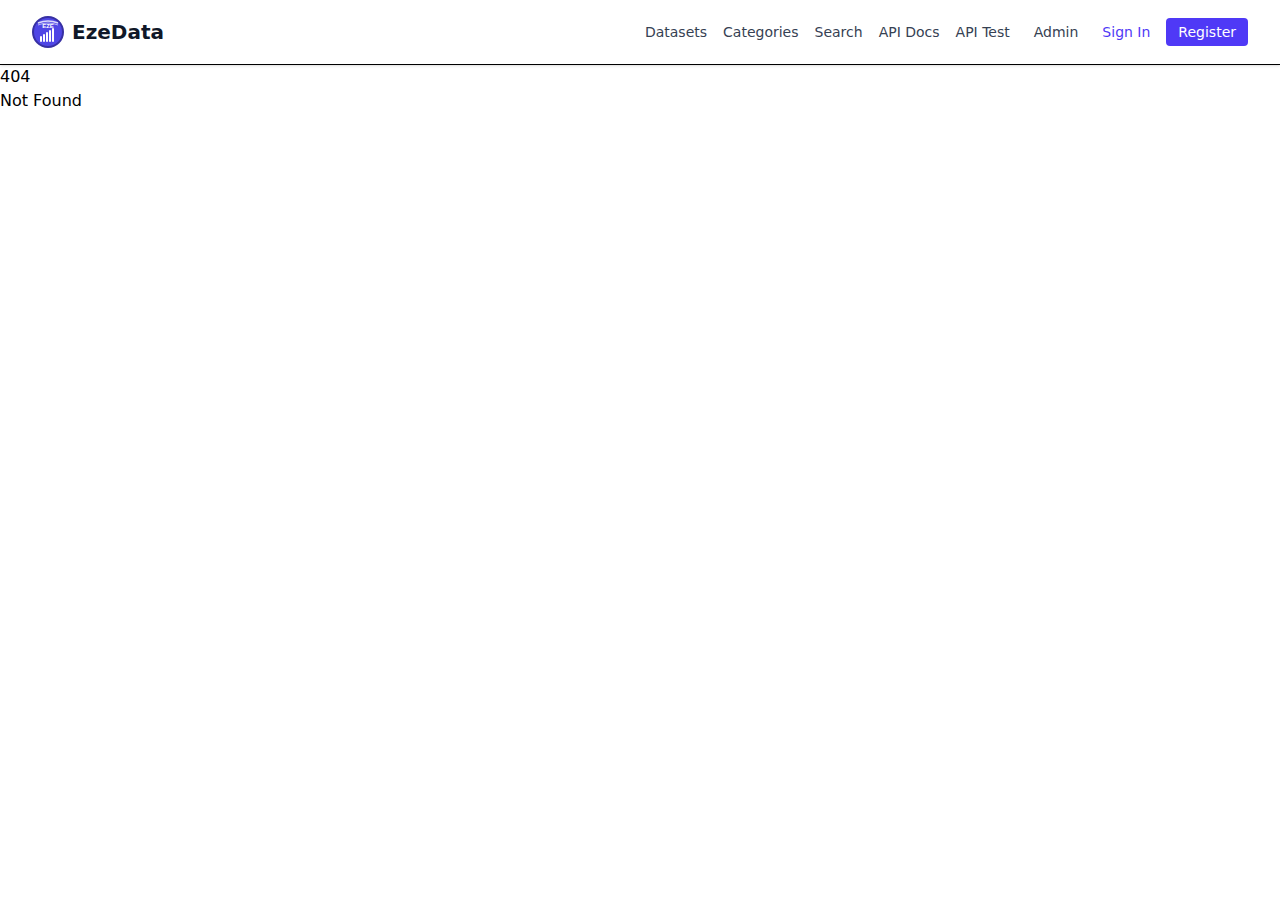
<file: index.html>
<!doctype html>
<html lang="en">
	<head>
		<meta charset="utf-8" />
		<meta name="viewport" content="width=device-width, initial-scale=1" />
		
		<link rel="modulepreload" href="/_app/immutable/entry/start.ChX3lyA3.js">
		<link rel="modulepreload" href="/_app/immutable/chunks/CUCpT_Q-.js">
		<link rel="modulepreload" href="/_app/immutable/chunks/ChZCaD_0.js">
		<link rel="modulepreload" href="/_app/immutable/chunks/BYlZn5Gg.js">
		<link rel="modulepreload" href="/_app/immutable/chunks/DDMNtiwy.js">
		<link rel="modulepreload" href="/_app/immutable/chunks/BlfM1jRo.js">
		<link rel="modulepreload" href="/_app/immutable/chunks/nB7D_Bx5.js">
		<link rel="modulepreload" href="/_app/immutable/entry/app.YqRwibNI.js">
		<link rel="modulepreload" href="/_app/immutable/chunks/PPVm8Dsz.js">
		<link rel="modulepreload" href="/_app/immutable/chunks/DsnmJJEf.js">
		<link rel="modulepreload" href="/_app/immutable/chunks/hdWpqC_S.js">
		<link rel="modulepreload" href="/_app/immutable/chunks/Cv1_MIr9.js">
		<link rel="modulepreload" href="/_app/env.js">
	</head>
	<body data-sveltekit-preload-data="hover">
		<div style="display: contents">
			<script>
				{
					__sveltekit_do2sc3 = {
						base: "",
						env: null
					};

					const element = document.currentScript.parentElement;

					import("/_app/env.js").then(({ env }) => {
						__sveltekit_do2sc3.env = env;

						Promise.all([
							import("/_app/immutable/entry/start.ChX3lyA3.js"),
							import("/_app/immutable/entry/app.YqRwibNI.js")
						]).then(([kit, app]) => {
							kit.start(app, element);
						});
					});
				}
			</script>
		</div>
	</body>
</html>
</file>
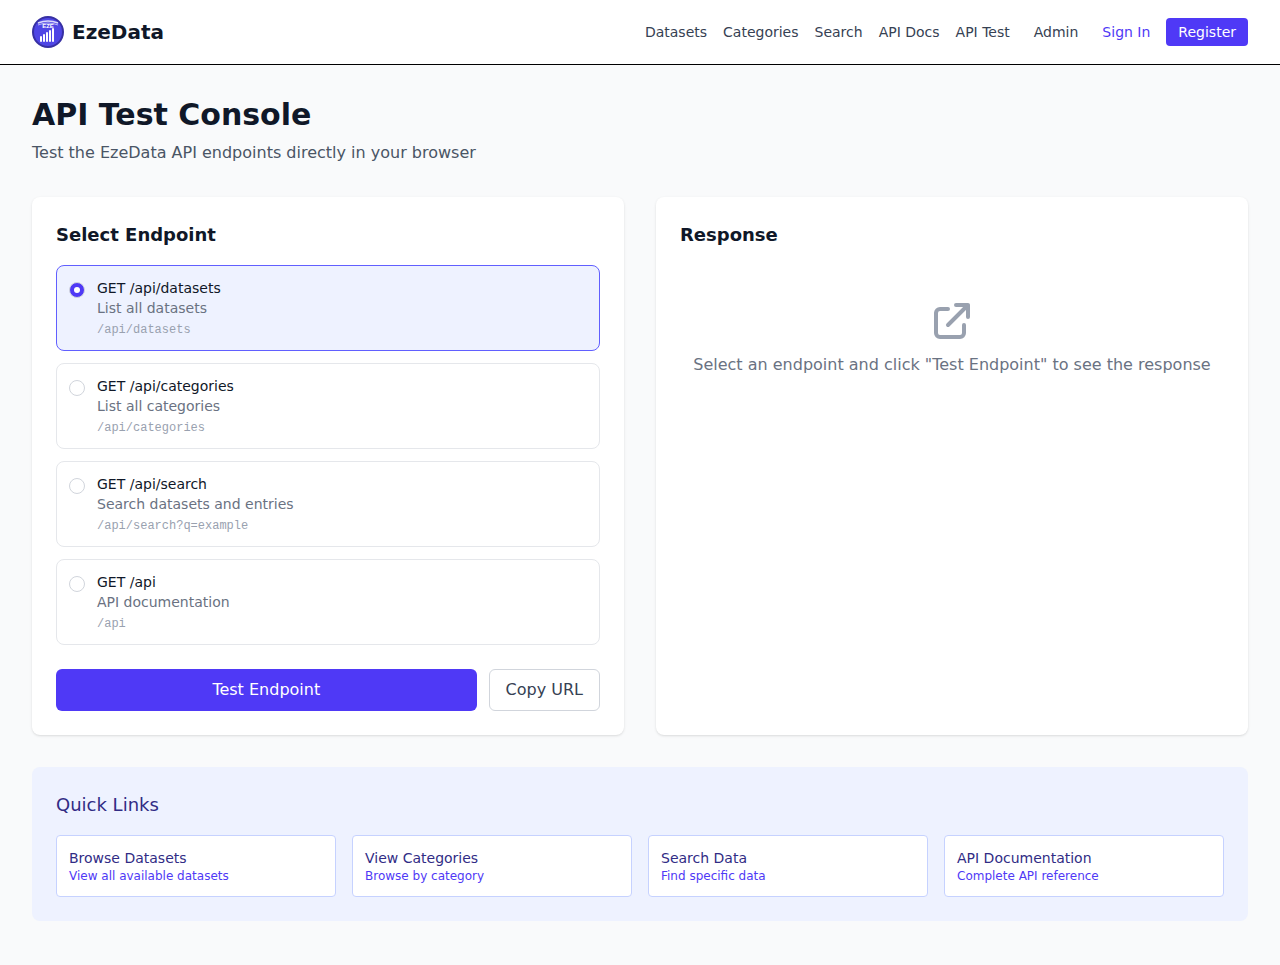
<file: api-test.html>
<!doctype html>
<html lang="en">
	<head>
		<meta charset="utf-8" />
		<meta name="viewport" content="width=device-width, initial-scale=1" />
		
		<link href="./_app/immutable/assets/0.KDZTQfIH.css" rel="stylesheet">
		<link rel="modulepreload" href="./_app/immutable/entry/start.ChX3lyA3.js">
		<link rel="modulepreload" href="./_app/immutable/chunks/CUCpT_Q-.js">
		<link rel="modulepreload" href="./_app/immutable/chunks/ChZCaD_0.js">
		<link rel="modulepreload" href="./_app/immutable/chunks/BYlZn5Gg.js">
		<link rel="modulepreload" href="./_app/immutable/chunks/DDMNtiwy.js">
		<link rel="modulepreload" href="./_app/immutable/chunks/BlfM1jRo.js">
		<link rel="modulepreload" href="./_app/immutable/chunks/nB7D_Bx5.js">
		<link rel="modulepreload" href="./_app/immutable/entry/app.YqRwibNI.js">
		<link rel="modulepreload" href="./_app/immutable/chunks/PPVm8Dsz.js">
		<link rel="modulepreload" href="./_app/immutable/chunks/DsnmJJEf.js">
		<link rel="modulepreload" href="./_app/immutable/chunks/hdWpqC_S.js">
		<link rel="modulepreload" href="./_app/immutable/chunks/Cv1_MIr9.js">
		<link rel="modulepreload" href="./_app/immutable/nodes/0.ChOUm-Nl.js">
		<link rel="modulepreload" href="./_app/immutable/chunks/5tjEvnQD.js">
		<link rel="modulepreload" href="./_app/immutable/chunks/BPD30_7i.js">
		<link rel="modulepreload" href="./_app/immutable/nodes/5.CXW8z5qI.js">
		<link rel="modulepreload" href="./_app/immutable/chunks/CwB9K-AB.js">
		<link rel="modulepreload" href="./_app/immutable/chunks/C2oAtzVi.js">
		<link rel="modulepreload" href="./_app/immutable/chunks/D5r4ZAsc.js">
		<link rel="modulepreload" href="./_app/env.js"><!--[--><link rel="icon" href="[data-uri]"/><!--]--><!--[--><!--]--><title>API Test - EzeData</title>
	</head>
	<body data-sveltekit-preload-data="hover">
		<div style="display: contents"><!--[--><!--[--><!----><nav class="border-b bg-white shadow-sm"><div class="mx-auto max-w-7xl px-4 sm:px-6 lg:px-8"><div class="flex h-16 justify-between"><div class="flex items-center"><a href="/" class="flex flex-shrink-0 items-center"><img class="h-8 w-8" src="[data-uri]" alt="EzeData"/> <span class="ml-2 text-xl font-bold text-gray-900">EzeData</span></a></div> <div class="flex items-center space-x-6"><nav class="hidden md:flex space-x-4"><a href="/datasets" class="text-sm font-medium text-gray-700 hover:text-gray-900">Datasets</a> <a href="/categories" class="text-sm font-medium text-gray-700 hover:text-gray-900">Categories</a> <a href="/search" class="text-sm font-medium text-gray-700 hover:text-gray-900">Search</a> <a href="/api" class="text-sm font-medium text-gray-700 hover:text-gray-900">API Docs</a> <a href="/api-test" class="text-sm font-medium text-gray-700 hover:text-gray-900">API Test</a></nav> <a href="/admin" class="text-sm font-medium text-gray-700 hover:text-gray-900">Admin</a> <!--[--><div class="h-8 w-20 animate-pulse rounded bg-gray-200"></div><!--]--><!----></div></div></div></nav> <main><!----><div class="min-h-screen bg-gray-50"><div class="mx-auto max-w-7xl px-4 py-8 sm:px-6 lg:px-8"><div class="mb-8"><h1 class="text-3xl font-bold text-gray-900">API Test Console</h1> <p class="mt-2 text-gray-600">Test the EzeData API endpoints directly in your browser</p></div> <div class="grid grid-cols-1 lg:grid-cols-2 gap-8"><div class="bg-white rounded-lg shadow p-6"><h2 class="text-lg font-semibold text-gray-900 mb-4">Select Endpoint</h2> <div class="space-y-3"><!--[--><label class="flex items-start space-x-3 p-3 border border-gray-200 rounded-lg cursor-pointer hover:bg-gray-50 border-indigo-500 bg-indigo-50"><input type="radio" checked value="datasets" class="mt-1 h-4 w-4 text-indigo-600 focus:ring-indigo-500 border-gray-300"/> <div class="flex-1"><div class="text-sm font-medium text-gray-900">GET /api/datasets</div> <div class="text-sm text-gray-500">List all datasets</div> <div class="text-xs text-gray-400 font-mono mt-1">/api/datasets</div></div></label><label class="flex items-start space-x-3 p-3 border border-gray-200 rounded-lg cursor-pointer hover:bg-gray-50 "><input type="radio" value="categories" class="mt-1 h-4 w-4 text-indigo-600 focus:ring-indigo-500 border-gray-300"/> <div class="flex-1"><div class="text-sm font-medium text-gray-900">GET /api/categories</div> <div class="text-sm text-gray-500">List all categories</div> <div class="text-xs text-gray-400 font-mono mt-1">/api/categories</div></div></label><label class="flex items-start space-x-3 p-3 border border-gray-200 rounded-lg cursor-pointer hover:bg-gray-50 "><input type="radio" value="search" class="mt-1 h-4 w-4 text-indigo-600 focus:ring-indigo-500 border-gray-300"/> <div class="flex-1"><div class="text-sm font-medium text-gray-900">GET /api/search</div> <div class="text-sm text-gray-500">Search datasets and entries</div> <div class="text-xs text-gray-400 font-mono mt-1">/api/search?q=example</div></div></label><label class="flex items-start space-x-3 p-3 border border-gray-200 rounded-lg cursor-pointer hover:bg-gray-50 "><input type="radio" value="api-docs" class="mt-1 h-4 w-4 text-indigo-600 focus:ring-indigo-500 border-gray-300"/> <div class="flex-1"><div class="text-sm font-medium text-gray-900">GET /api</div> <div class="text-sm text-gray-500">API documentation</div> <div class="text-xs text-gray-400 font-mono mt-1">/api</div></div></label><!--]--></div> <div class="mt-6 flex space-x-3"><button class="flex-1 bg-indigo-600 text-white px-4 py-2 rounded-md hover:bg-indigo-700 focus:outline-none focus:ring-2 focus:ring-indigo-500 disabled:opacity-50 disabled:cursor-not-allowed"><!--[!--><!--]--> Test Endpoint</button> <button class="px-4 py-2 border border-gray-300 text-gray-700 rounded-md hover:bg-gray-50 focus:outline-none focus:ring-2 focus:ring-indigo-500">Copy URL</button></div></div> <div class="bg-white rounded-lg shadow p-6"><div class="flex items-center justify-between mb-4"><h2 class="text-lg font-semibold text-gray-900">Response</h2> <!--[!--><!--]--></div> <!--[!--><!--[!--><!--[!--><div class="text-center py-8 text-gray-500"><svg class="mx-auto h-12 w-12 text-gray-400" fill="none" viewBox="0 0 24 24" stroke="currentColor"><path stroke-linecap="round" stroke-linejoin="round" stroke-width="2" d="M10 6H6a2 2 0 00-2 2v10a2 2 0 002 2h10a2 2 0 002-2v-4M14 4h6m0 0v6m0-6L10 14"></path></svg> <p class="mt-2">Select an endpoint and click "Test Endpoint" to see the response</p></div><!--]--><!--]--><!--]--></div></div> <div class="mt-8 bg-indigo-50 rounded-lg p-6"><h3 class="text-lg font-medium text-indigo-900 mb-4">Quick Links</h3> <div class="grid grid-cols-1 md:grid-cols-2 lg:grid-cols-4 gap-4"><a href="/datasets" class="block p-3 bg-white rounded border border-indigo-200 hover:border-indigo-300 transition-colors"><div class="text-sm font-medium text-indigo-900">Browse Datasets</div> <div class="text-xs text-indigo-600">View all available datasets</div></a> <a href="/categories" class="block p-3 bg-white rounded border border-indigo-200 hover:border-indigo-300 transition-colors"><div class="text-sm font-medium text-indigo-900">View Categories</div> <div class="text-xs text-indigo-600">Browse by category</div></a> <a href="/search" class="block p-3 bg-white rounded border border-indigo-200 hover:border-indigo-300 transition-colors"><div class="text-sm font-medium text-indigo-900">Search Data</div> <div class="text-xs text-indigo-600">Find specific data</div></a> <a href="/api" class="block p-3 bg-white rounded border border-indigo-200 hover:border-indigo-300 transition-colors"><div class="text-sm font-medium text-indigo-900">API Documentation</div> <div class="text-xs text-indigo-600">Complete API reference</div></a></div></div></div></div><!----><!----></main><!----><!--]--> <!--[!--><!--]--><!--]-->
			
			<script>
				{
					__sveltekit_do2sc3 = {
						base: new URL(".", location).pathname.slice(0, -1),
						env: null
					};

					const element = document.currentScript.parentElement;

					import("./_app/env.js").then(({ env }) => {
						__sveltekit_do2sc3.env = env;

						Promise.all([
							import("./_app/immutable/entry/start.ChX3lyA3.js"),
							import("./_app/immutable/entry/app.YqRwibNI.js")
						]).then(([kit, app]) => {
							kit.start(app, element, {
									node_ids: [0, 5],
									data: [null,null],
									form: null,
									error: null
								});
						});
					});
				}
			</script>
		</div>
	</body>
</html>
</file>
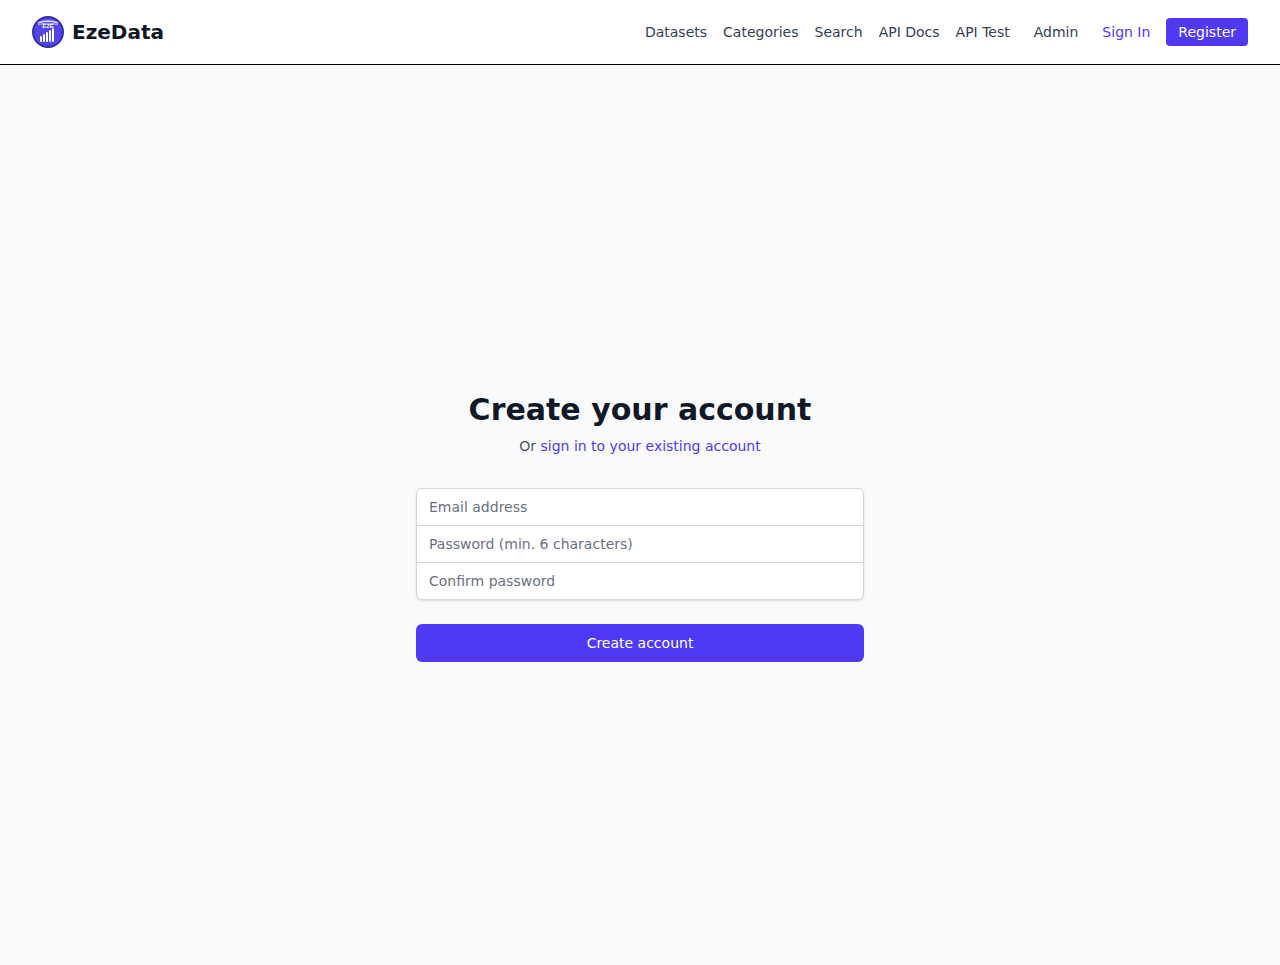
<file: register.html>
<!doctype html>
<html lang="en">
	<head>
		<meta charset="utf-8" />
		<meta name="viewport" content="width=device-width, initial-scale=1" />
		
		<link href="./_app/immutable/assets/0.KDZTQfIH.css" rel="stylesheet">
		<link rel="modulepreload" href="./_app/immutable/entry/start.ChX3lyA3.js">
		<link rel="modulepreload" href="./_app/immutable/chunks/CUCpT_Q-.js">
		<link rel="modulepreload" href="./_app/immutable/chunks/ChZCaD_0.js">
		<link rel="modulepreload" href="./_app/immutable/chunks/BYlZn5Gg.js">
		<link rel="modulepreload" href="./_app/immutable/chunks/DDMNtiwy.js">
		<link rel="modulepreload" href="./_app/immutable/chunks/BlfM1jRo.js">
		<link rel="modulepreload" href="./_app/immutable/chunks/nB7D_Bx5.js">
		<link rel="modulepreload" href="./_app/immutable/entry/app.YqRwibNI.js">
		<link rel="modulepreload" href="./_app/immutable/chunks/PPVm8Dsz.js">
		<link rel="modulepreload" href="./_app/immutable/chunks/DsnmJJEf.js">
		<link rel="modulepreload" href="./_app/immutable/chunks/hdWpqC_S.js">
		<link rel="modulepreload" href="./_app/immutable/chunks/Cv1_MIr9.js">
		<link rel="modulepreload" href="./_app/immutable/nodes/0.ChOUm-Nl.js">
		<link rel="modulepreload" href="./_app/immutable/chunks/5tjEvnQD.js">
		<link rel="modulepreload" href="./_app/immutable/chunks/BPD30_7i.js">
		<link rel="modulepreload" href="./_app/immutable/nodes/9.BRPdP7tR.js">
		<link rel="modulepreload" href="./_app/immutable/chunks/D5r4ZAsc.js">
		<link rel="modulepreload" href="./_app/env.js"><!--[--><link rel="icon" href="[data-uri]"/><!--]--><!--[--><!--]--><title>Register - EzeData</title>
	</head>
	<body data-sveltekit-preload-data="hover">
		<div style="display: contents"><!--[--><!--[--><!----><nav class="border-b bg-white shadow-sm"><div class="mx-auto max-w-7xl px-4 sm:px-6 lg:px-8"><div class="flex h-16 justify-between"><div class="flex items-center"><a href="/" class="flex flex-shrink-0 items-center"><img class="h-8 w-8" src="[data-uri]" alt="EzeData"/> <span class="ml-2 text-xl font-bold text-gray-900">EzeData</span></a></div> <div class="flex items-center space-x-6"><nav class="hidden md:flex space-x-4"><a href="/datasets" class="text-sm font-medium text-gray-700 hover:text-gray-900">Datasets</a> <a href="/categories" class="text-sm font-medium text-gray-700 hover:text-gray-900">Categories</a> <a href="/search" class="text-sm font-medium text-gray-700 hover:text-gray-900">Search</a> <a href="/api" class="text-sm font-medium text-gray-700 hover:text-gray-900">API Docs</a> <a href="/api-test" class="text-sm font-medium text-gray-700 hover:text-gray-900">API Test</a></nav> <a href="/admin" class="text-sm font-medium text-gray-700 hover:text-gray-900">Admin</a> <!--[--><div class="h-8 w-20 animate-pulse rounded bg-gray-200"></div><!--]--><!----></div></div></div></nav> <main><!----><div class="flex min-h-screen items-center justify-center bg-gray-50 px-4 py-12 sm:px-6 lg:px-8"><div class="w-full max-w-md space-y-8"><div><h2 class="mt-6 text-center text-3xl font-extrabold text-gray-900">Create your account</h2> <p class="mt-2 text-center text-sm text-gray-600">Or <a href="/signin" class="font-medium text-indigo-600 hover:text-indigo-500">sign in to your existing account</a></p></div> <form class="mt-8 space-y-6"><div class="-space-y-px rounded-md shadow-sm"><div><label for="email" class="sr-only">Email address</label> <input id="email" name="email" type="email" autocomplete="email" required value="" class="relative block w-full appearance-none rounded-none rounded-t-md border border-gray-300 px-3 py-2 text-gray-900 placeholder-gray-500 focus:z-10 focus:border-indigo-500 focus:ring-indigo-500 focus:outline-none sm:text-sm" placeholder="Email address"/></div> <div><label for="password" class="sr-only">Password</label> <input id="password" name="password" type="password" autocomplete="new-password" required value="" class="relative block w-full appearance-none rounded-none border border-gray-300 px-3 py-2 text-gray-900 placeholder-gray-500 focus:z-10 focus:border-indigo-500 focus:ring-indigo-500 focus:outline-none sm:text-sm" placeholder="Password (min. 6 characters)"/></div> <div><label for="confirmPassword" class="sr-only">Confirm Password</label> <input id="confirmPassword" name="confirmPassword" type="password" autocomplete="new-password" required value="" class="relative block w-full appearance-none rounded-none rounded-b-md border border-gray-300 px-3 py-2 text-gray-900 placeholder-gray-500 focus:z-10 focus:border-indigo-500 focus:ring-indigo-500 focus:outline-none sm:text-sm" placeholder="Confirm password"/></div></div> <!--[!--><!--]--> <!--[!--><!--]--> <div><button type="submit" class="group relative flex w-full justify-center rounded-md border border-transparent bg-indigo-600 px-4 py-2 text-sm font-medium text-white hover:bg-indigo-700 focus:ring-2 focus:ring-indigo-500 focus:ring-offset-2 focus:outline-none disabled:cursor-not-allowed disabled:opacity-50"><!--[!--><!--]--> Create account</button></div></form></div></div><!----><!----></main><!----><!--]--> <!--[!--><!--]--><!--]-->
			
			<script>
				{
					__sveltekit_do2sc3 = {
						base: new URL(".", location).pathname.slice(0, -1),
						env: null
					};

					const element = document.currentScript.parentElement;

					import("./_app/env.js").then(({ env }) => {
						__sveltekit_do2sc3.env = env;

						Promise.all([
							import("./_app/immutable/entry/start.ChX3lyA3.js"),
							import("./_app/immutable/entry/app.YqRwibNI.js")
						]).then(([kit, app]) => {
							kit.start(app, element, {
									node_ids: [0, 9],
									data: [null,null],
									form: null,
									error: null
								});
						});
					});
				}
			</script>
		</div>
	</body>
</html>
</file>
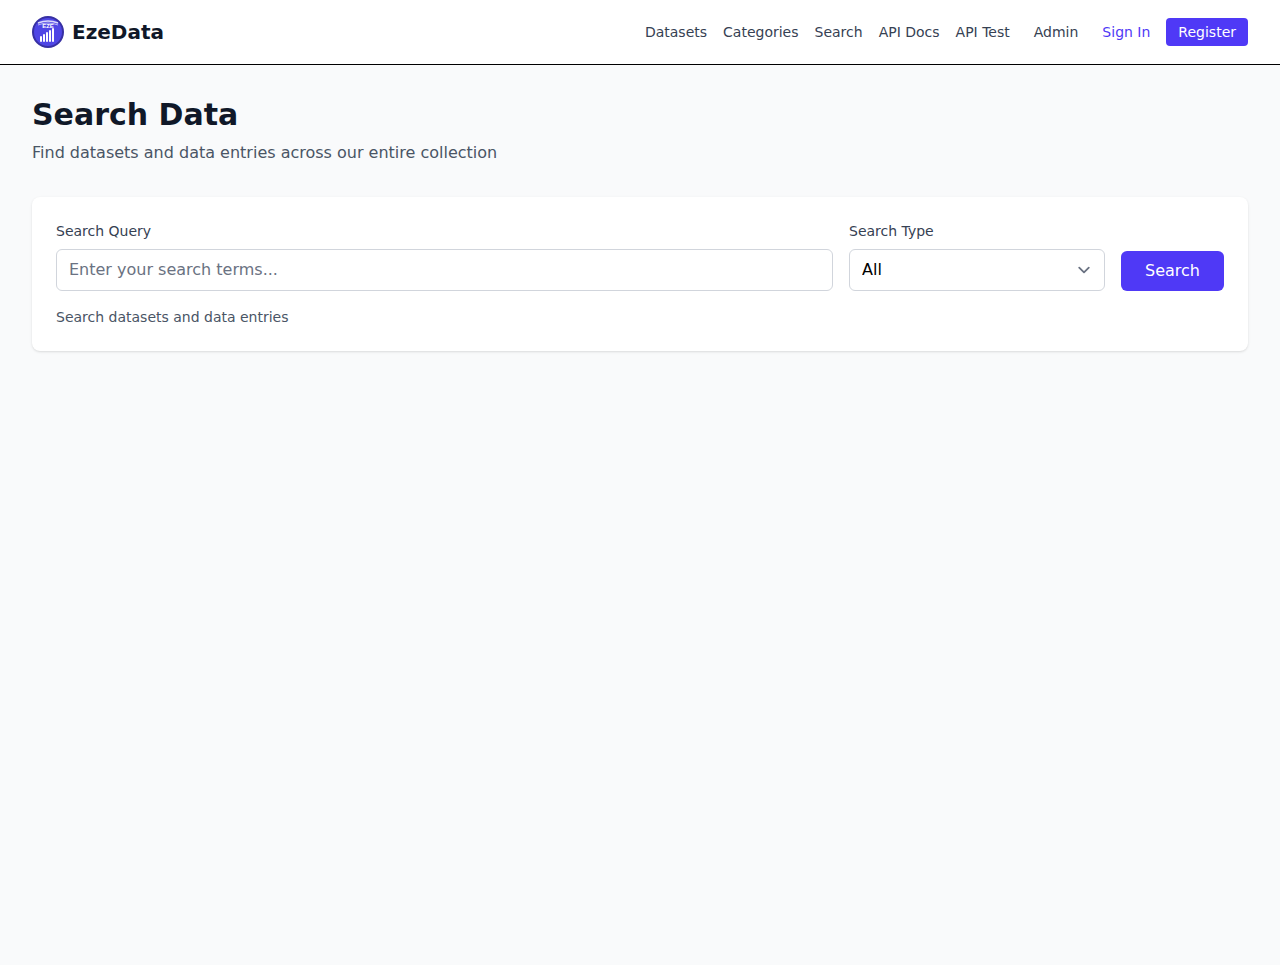
<file: search.html>
<!doctype html>
<html lang="en">
	<head>
		<meta charset="utf-8" />
		<meta name="viewport" content="width=device-width, initial-scale=1" />
		
		<link href="./_app/immutable/assets/0.KDZTQfIH.css" rel="stylesheet">
		<link rel="modulepreload" href="./_app/immutable/entry/start.ChX3lyA3.js">
		<link rel="modulepreload" href="./_app/immutable/chunks/CUCpT_Q-.js">
		<link rel="modulepreload" href="./_app/immutable/chunks/ChZCaD_0.js">
		<link rel="modulepreload" href="./_app/immutable/chunks/BYlZn5Gg.js">
		<link rel="modulepreload" href="./_app/immutable/chunks/DDMNtiwy.js">
		<link rel="modulepreload" href="./_app/immutable/chunks/BlfM1jRo.js">
		<link rel="modulepreload" href="./_app/immutable/chunks/nB7D_Bx5.js">
		<link rel="modulepreload" href="./_app/immutable/entry/app.YqRwibNI.js">
		<link rel="modulepreload" href="./_app/immutable/chunks/PPVm8Dsz.js">
		<link rel="modulepreload" href="./_app/immutable/chunks/DsnmJJEf.js">
		<link rel="modulepreload" href="./_app/immutable/chunks/hdWpqC_S.js">
		<link rel="modulepreload" href="./_app/immutable/chunks/Cv1_MIr9.js">
		<link rel="modulepreload" href="./_app/immutable/nodes/0.ChOUm-Nl.js">
		<link rel="modulepreload" href="./_app/immutable/chunks/5tjEvnQD.js">
		<link rel="modulepreload" href="./_app/immutable/chunks/BPD30_7i.js">
		<link rel="modulepreload" href="./_app/immutable/nodes/10.BcSf2sHe.js">
		<link rel="modulepreload" href="./_app/immutable/chunks/CwB9K-AB.js">
		<link rel="modulepreload" href="./_app/immutable/chunks/C2oAtzVi.js">
		<link rel="modulepreload" href="./_app/immutable/chunks/D5r4ZAsc.js">
		<link rel="modulepreload" href="./_app/immutable/chunks/DL4Sxb5u.js">
		<link rel="modulepreload" href="./_app/immutable/chunks/BEWcXL-h.js">
		<link rel="modulepreload" href="./_app/env.js"><!--[--><link rel="icon" href="[data-uri]"/><!--]--><!--[--><!--]--><title>Search - EzeData</title>
	</head>
	<body data-sveltekit-preload-data="hover">
		<div style="display: contents"><!--[--><!--[--><!----><nav class="border-b bg-white shadow-sm"><div class="mx-auto max-w-7xl px-4 sm:px-6 lg:px-8"><div class="flex h-16 justify-between"><div class="flex items-center"><a href="/" class="flex flex-shrink-0 items-center"><img class="h-8 w-8" src="[data-uri]" alt="EzeData"/> <span class="ml-2 text-xl font-bold text-gray-900">EzeData</span></a></div> <div class="flex items-center space-x-6"><nav class="hidden md:flex space-x-4"><a href="/datasets" class="text-sm font-medium text-gray-700 hover:text-gray-900">Datasets</a> <a href="/categories" class="text-sm font-medium text-gray-700 hover:text-gray-900">Categories</a> <a href="/search" class="text-sm font-medium text-gray-700 hover:text-gray-900">Search</a> <a href="/api" class="text-sm font-medium text-gray-700 hover:text-gray-900">API Docs</a> <a href="/api-test" class="text-sm font-medium text-gray-700 hover:text-gray-900">API Test</a></nav> <a href="/admin" class="text-sm font-medium text-gray-700 hover:text-gray-900">Admin</a> <!--[--><div class="h-8 w-20 animate-pulse rounded bg-gray-200"></div><!--]--><!----></div></div></div></nav> <main><!----><div class="min-h-screen bg-gray-50"><div class="mx-auto max-w-7xl px-4 py-8 sm:px-6 lg:px-8"><div class="mb-8"><h1 class="text-3xl font-bold text-gray-900">Search Data</h1> <p class="mt-2 text-gray-600">Find datasets and data entries across our entire collection</p></div> <div class="bg-white rounded-lg shadow p-6 mb-8"><form class="space-y-4"><div class="flex flex-col md:flex-row gap-4"><div class="flex-1"><label for="search" class="block text-sm font-medium text-gray-700 mb-2">Search Query</label> <input id="search" type="text" value="" placeholder="Enter your search terms..." class="w-full border border-gray-300 rounded-md px-3 py-2 focus:outline-none focus:ring-indigo-500 focus:border-indigo-500" required/></div> <div class="md:w-64"><label for="type" class="block text-sm font-medium text-gray-700 mb-2">Search Type</label> <select id="type" class="w-full border border-gray-300 rounded-md px-3 py-2 focus:outline-none focus:ring-indigo-500 focus:border-indigo-500"><!--[--><option value="all" selected>All</option><option value="datasets">Datasets</option><option value="entries">Data Entries</option><!--]--></select></div> <div class="flex items-end"><button type="submit" class="w-full md:w-auto px-6 py-2 bg-indigo-600 text-white rounded-md hover:bg-indigo-700 focus:outline-none focus:ring-2 focus:ring-indigo-500 disabled:opacity-50 disabled:cursor-not-allowed"><!--[!--><!--]--> Search</button></div></div> <div class="text-sm text-gray-600"><!--[--><!--[-->Search datasets and data entries<!--]--><!--[!--><!--]--><!--[!--><!--]--><!--]--></div></form></div> <!--[!--><!--]--></div></div><!----><!----></main><!----><!--]--> <!--[!--><!--]--><!--]-->
			
			<script>
				{
					__sveltekit_do2sc3 = {
						base: new URL(".", location).pathname.slice(0, -1),
						env: null
					};

					const element = document.currentScript.parentElement;

					import("./_app/env.js").then(({ env }) => {
						__sveltekit_do2sc3.env = env;

						Promise.all([
							import("./_app/immutable/entry/start.ChX3lyA3.js"),
							import("./_app/immutable/entry/app.YqRwibNI.js")
						]).then(([kit, app]) => {
							kit.start(app, element, {
									node_ids: [0, 10],
									data: [null,null],
									form: null,
									error: null
								});
						});
					});
				}
			</script>
		</div>
	</body>
</html>
</file>
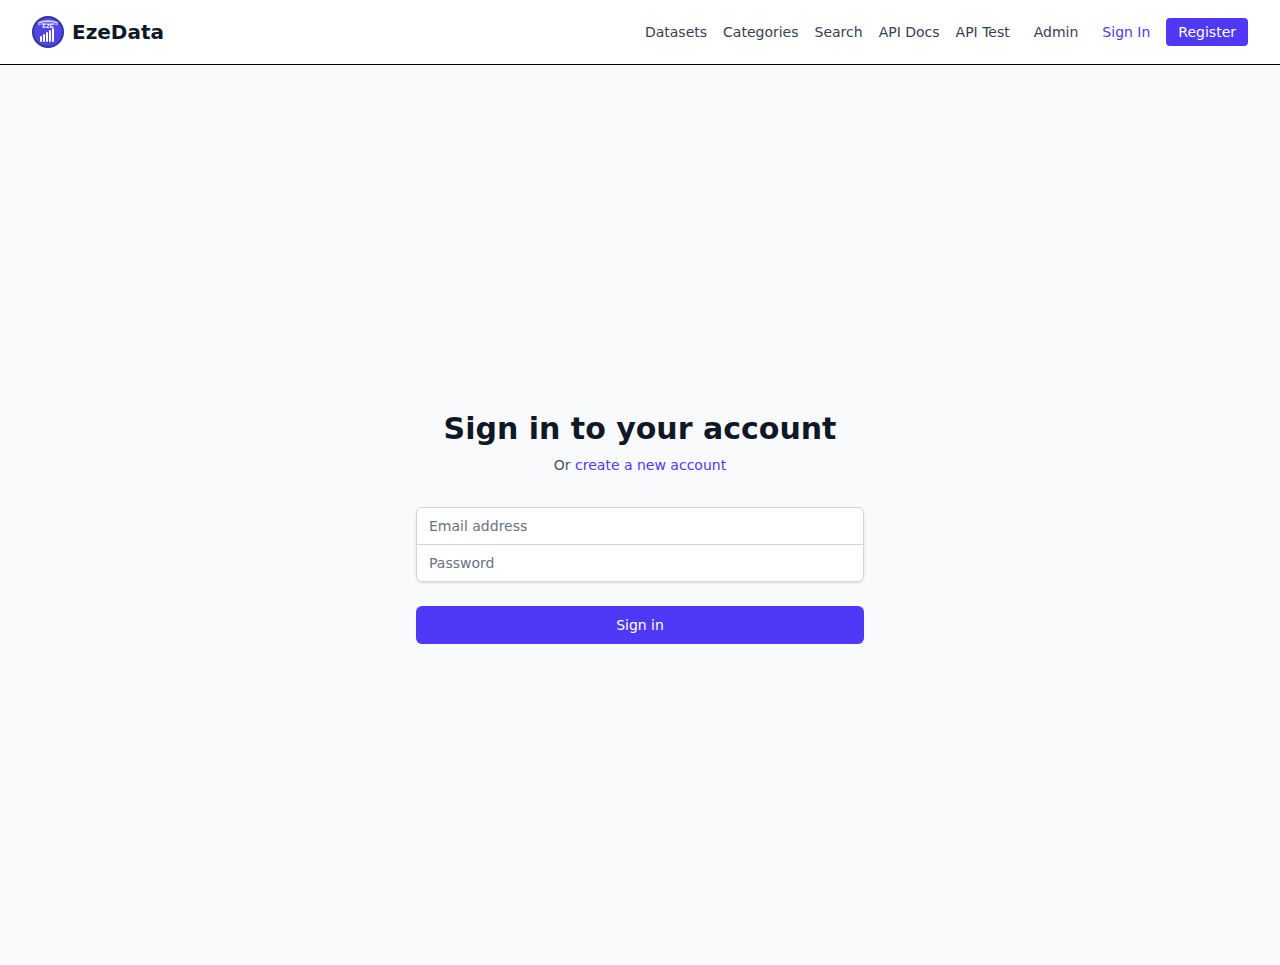
<file: signin.html>
<!doctype html>
<html lang="en">
	<head>
		<meta charset="utf-8" />
		<meta name="viewport" content="width=device-width, initial-scale=1" />
		
		<link href="./_app/immutable/assets/0.KDZTQfIH.css" rel="stylesheet">
		<link rel="modulepreload" href="./_app/immutable/entry/start.ChX3lyA3.js">
		<link rel="modulepreload" href="./_app/immutable/chunks/CUCpT_Q-.js">
		<link rel="modulepreload" href="./_app/immutable/chunks/ChZCaD_0.js">
		<link rel="modulepreload" href="./_app/immutable/chunks/BYlZn5Gg.js">
		<link rel="modulepreload" href="./_app/immutable/chunks/DDMNtiwy.js">
		<link rel="modulepreload" href="./_app/immutable/chunks/BlfM1jRo.js">
		<link rel="modulepreload" href="./_app/immutable/chunks/nB7D_Bx5.js">
		<link rel="modulepreload" href="./_app/immutable/entry/app.YqRwibNI.js">
		<link rel="modulepreload" href="./_app/immutable/chunks/PPVm8Dsz.js">
		<link rel="modulepreload" href="./_app/immutable/chunks/DsnmJJEf.js">
		<link rel="modulepreload" href="./_app/immutable/chunks/hdWpqC_S.js">
		<link rel="modulepreload" href="./_app/immutable/chunks/Cv1_MIr9.js">
		<link rel="modulepreload" href="./_app/immutable/nodes/0.ChOUm-Nl.js">
		<link rel="modulepreload" href="./_app/immutable/chunks/5tjEvnQD.js">
		<link rel="modulepreload" href="./_app/immutable/chunks/BPD30_7i.js">
		<link rel="modulepreload" href="./_app/immutable/nodes/11.DXyzWGhs.js">
		<link rel="modulepreload" href="./_app/immutable/chunks/D5r4ZAsc.js">
		<link rel="modulepreload" href="./_app/immutable/chunks/BEWcXL-h.js">
		<link rel="modulepreload" href="./_app/env.js"><!--[--><link rel="icon" href="[data-uri]"/><!--]--><!--[--><!--]--><title>Sign In - EzeData</title>
	</head>
	<body data-sveltekit-preload-data="hover">
		<div style="display: contents"><!--[--><!--[--><!----><nav class="border-b bg-white shadow-sm"><div class="mx-auto max-w-7xl px-4 sm:px-6 lg:px-8"><div class="flex h-16 justify-between"><div class="flex items-center"><a href="/" class="flex flex-shrink-0 items-center"><img class="h-8 w-8" src="[data-uri]" alt="EzeData"/> <span class="ml-2 text-xl font-bold text-gray-900">EzeData</span></a></div> <div class="flex items-center space-x-6"><nav class="hidden md:flex space-x-4"><a href="/datasets" class="text-sm font-medium text-gray-700 hover:text-gray-900">Datasets</a> <a href="/categories" class="text-sm font-medium text-gray-700 hover:text-gray-900">Categories</a> <a href="/search" class="text-sm font-medium text-gray-700 hover:text-gray-900">Search</a> <a href="/api" class="text-sm font-medium text-gray-700 hover:text-gray-900">API Docs</a> <a href="/api-test" class="text-sm font-medium text-gray-700 hover:text-gray-900">API Test</a></nav> <a href="/admin" class="text-sm font-medium text-gray-700 hover:text-gray-900">Admin</a> <!--[--><div class="h-8 w-20 animate-pulse rounded bg-gray-200"></div><!--]--><!----></div></div></div></nav> <main><!----><div class="flex min-h-screen items-center justify-center bg-gray-50 px-4 py-12 sm:px-6 lg:px-8"><div class="w-full max-w-md space-y-8"><div><h2 class="mt-6 text-center text-3xl font-extrabold text-gray-900">Sign in to your account</h2> <p class="mt-2 text-center text-sm text-gray-600">Or <a href="/register" class="font-medium text-indigo-600 hover:text-indigo-500">create a new account</a></p></div> <form class="mt-8 space-y-6"><div class="-space-y-px rounded-md shadow-sm"><div><label for="email" class="sr-only">Email address</label> <input id="email" name="email" type="email" autocomplete="email" required value="" class="relative block w-full appearance-none rounded-none rounded-t-md border border-gray-300 px-3 py-2 text-gray-900 placeholder-gray-500 focus:z-10 focus:border-indigo-500 focus:ring-indigo-500 focus:outline-none sm:text-sm" placeholder="Email address"/></div> <div><label for="password" class="sr-only">Password</label> <input id="password" name="password" type="password" autocomplete="current-password" required value="" class="relative block w-full appearance-none rounded-none rounded-b-md border border-gray-300 px-3 py-2 text-gray-900 placeholder-gray-500 focus:z-10 focus:border-indigo-500 focus:ring-indigo-500 focus:outline-none sm:text-sm" placeholder="Password"/></div></div> <!--[!--><!--]--> <!--[!--><!--]--> <div><button type="submit" class="group relative flex w-full justify-center rounded-md border border-transparent bg-indigo-600 px-4 py-2 text-sm font-medium text-white hover:bg-indigo-700 focus:ring-2 focus:ring-indigo-500 focus:ring-offset-2 focus:outline-none disabled:cursor-not-allowed disabled:opacity-50"><!--[!--><!--]--> Sign in</button></div></form></div></div><!----><!----></main><!----><!--]--> <!--[!--><!--]--><!--]-->
			
			<script>
				{
					__sveltekit_do2sc3 = {
						base: new URL(".", location).pathname.slice(0, -1),
						env: null
					};

					const element = document.currentScript.parentElement;

					import("./_app/env.js").then(({ env }) => {
						__sveltekit_do2sc3.env = env;

						Promise.all([
							import("./_app/immutable/entry/start.ChX3lyA3.js"),
							import("./_app/immutable/entry/app.YqRwibNI.js")
						]).then(([kit, app]) => {
							kit.start(app, element, {
									node_ids: [0, 11],
									data: [null,null],
									form: null,
									error: null
								});
						});
					});
				}
			</script>
		</div>
	</body>
</html>
</file>
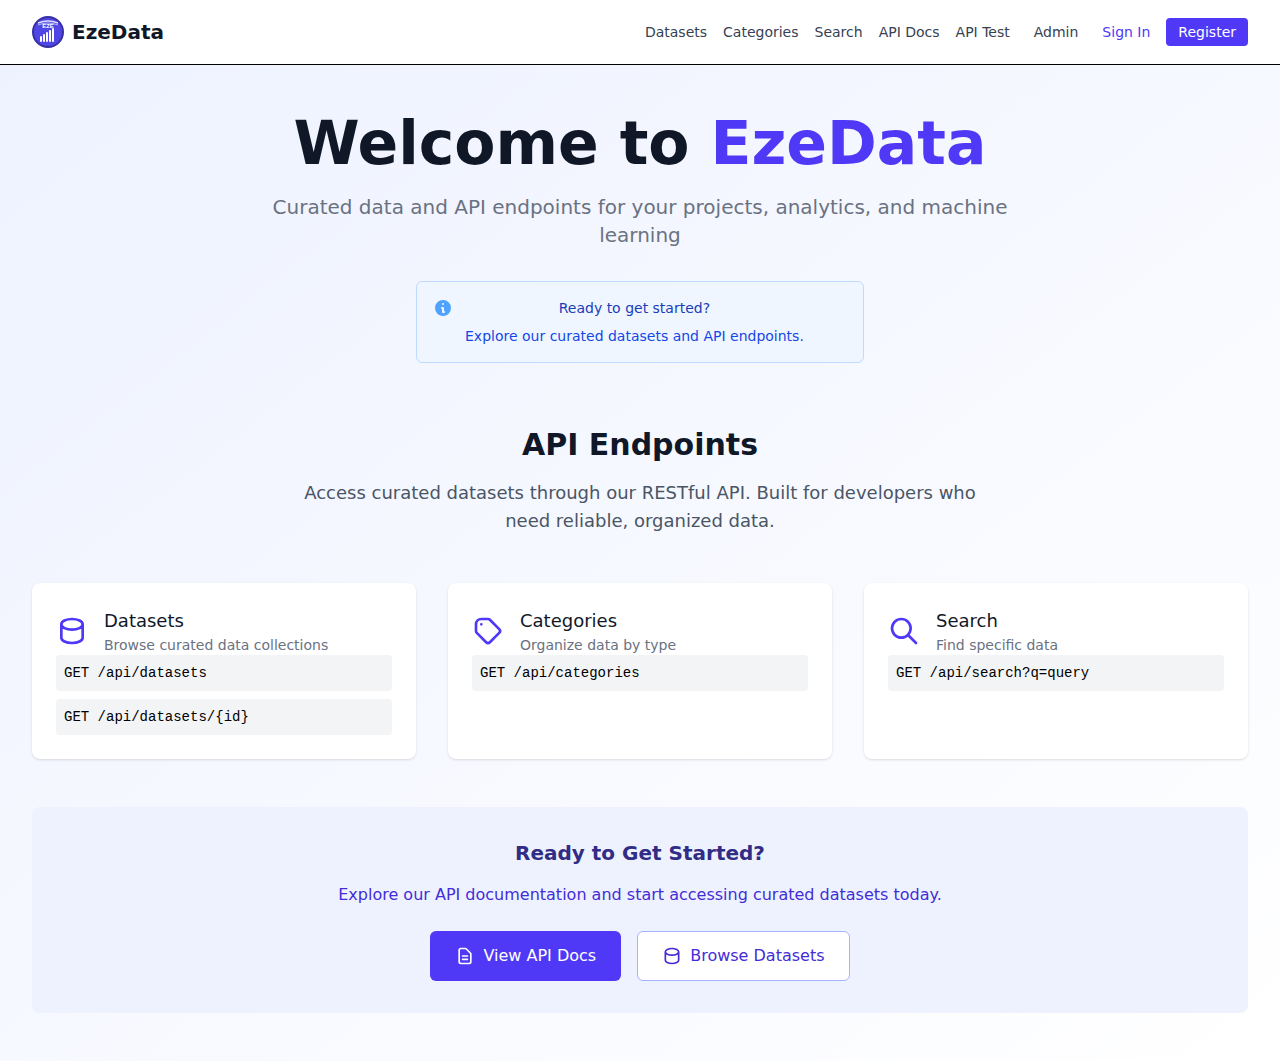
<file: signout.html>
<!doctype html>
<html lang="en">
	<head>
		<meta charset="utf-8" />
		<meta name="viewport" content="width=device-width, initial-scale=1" />
		
		<link href="./_app/immutable/assets/0.KDZTQfIH.css" rel="stylesheet">
		<link rel="modulepreload" href="./_app/immutable/entry/start.ChX3lyA3.js">
		<link rel="modulepreload" href="./_app/immutable/chunks/CUCpT_Q-.js">
		<link rel="modulepreload" href="./_app/immutable/chunks/ChZCaD_0.js">
		<link rel="modulepreload" href="./_app/immutable/chunks/BYlZn5Gg.js">
		<link rel="modulepreload" href="./_app/immutable/chunks/DDMNtiwy.js">
		<link rel="modulepreload" href="./_app/immutable/chunks/BlfM1jRo.js">
		<link rel="modulepreload" href="./_app/immutable/chunks/nB7D_Bx5.js">
		<link rel="modulepreload" href="./_app/immutable/entry/app.YqRwibNI.js">
		<link rel="modulepreload" href="./_app/immutable/chunks/PPVm8Dsz.js">
		<link rel="modulepreload" href="./_app/immutable/chunks/DsnmJJEf.js">
		<link rel="modulepreload" href="./_app/immutable/chunks/hdWpqC_S.js">
		<link rel="modulepreload" href="./_app/immutable/chunks/Cv1_MIr9.js">
		<link rel="modulepreload" href="./_app/immutable/nodes/0.ChOUm-Nl.js">
		<link rel="modulepreload" href="./_app/immutable/chunks/5tjEvnQD.js">
		<link rel="modulepreload" href="./_app/immutable/chunks/BPD30_7i.js">
		<link rel="modulepreload" href="./_app/immutable/nodes/12.WS3WpL7F.js">
		<link rel="modulepreload" href="./_app/immutable/chunks/CpiR2zBc.js">
		<link rel="modulepreload" href="./_app/immutable/chunks/CFjCIZwE.js">
		<link rel="modulepreload" href="./_app/env.js"><!--[--><link rel="icon" href="[data-uri]"/><!--]--><!--[--><!--]--><title>Signing out - EzeData</title>
	</head>
	<body data-sveltekit-preload-data="hover">
		<div style="display: contents"><!--[--><!--[--><!----><nav class="border-b bg-white shadow-sm"><div class="mx-auto max-w-7xl px-4 sm:px-6 lg:px-8"><div class="flex h-16 justify-between"><div class="flex items-center"><a href="/" class="flex flex-shrink-0 items-center"><img class="h-8 w-8" src="[data-uri]" alt="EzeData"/> <span class="ml-2 text-xl font-bold text-gray-900">EzeData</span></a></div> <div class="flex items-center space-x-6"><nav class="hidden md:flex space-x-4"><a href="/datasets" class="text-sm font-medium text-gray-700 hover:text-gray-900">Datasets</a> <a href="/categories" class="text-sm font-medium text-gray-700 hover:text-gray-900">Categories</a> <a href="/search" class="text-sm font-medium text-gray-700 hover:text-gray-900">Search</a> <a href="/api" class="text-sm font-medium text-gray-700 hover:text-gray-900">API Docs</a> <a href="/api-test" class="text-sm font-medium text-gray-700 hover:text-gray-900">API Test</a></nav> <a href="/admin" class="text-sm font-medium text-gray-700 hover:text-gray-900">Admin</a> <!--[--><div class="h-8 w-20 animate-pulse rounded bg-gray-200"></div><!--]--><!----></div></div></div></nav> <main><!----><div class="flex min-h-screen items-center justify-center bg-gray-50"><div class="text-center"><div class="mx-auto h-12 w-12 animate-spin rounded-full border-b-2 border-indigo-600"></div> <p class="mt-4 text-gray-600">Signing you out...</p></div></div><!----><!----></main><!----><!--]--> <!--[!--><!--]--><!--]-->
			
			<script>
				{
					__sveltekit_do2sc3 = {
						base: new URL(".", location).pathname.slice(0, -1),
						env: null
					};

					const element = document.currentScript.parentElement;

					import("./_app/env.js").then(({ env }) => {
						__sveltekit_do2sc3.env = env;

						Promise.all([
							import("./_app/immutable/entry/start.ChX3lyA3.js"),
							import("./_app/immutable/entry/app.YqRwibNI.js")
						]).then(([kit, app]) => {
							kit.start(app, element, {
									node_ids: [0, 12],
									data: [null,null],
									form: null,
									error: null
								});
						});
					});
				}
			</script>
		</div>
	</body>
</html>
</file>
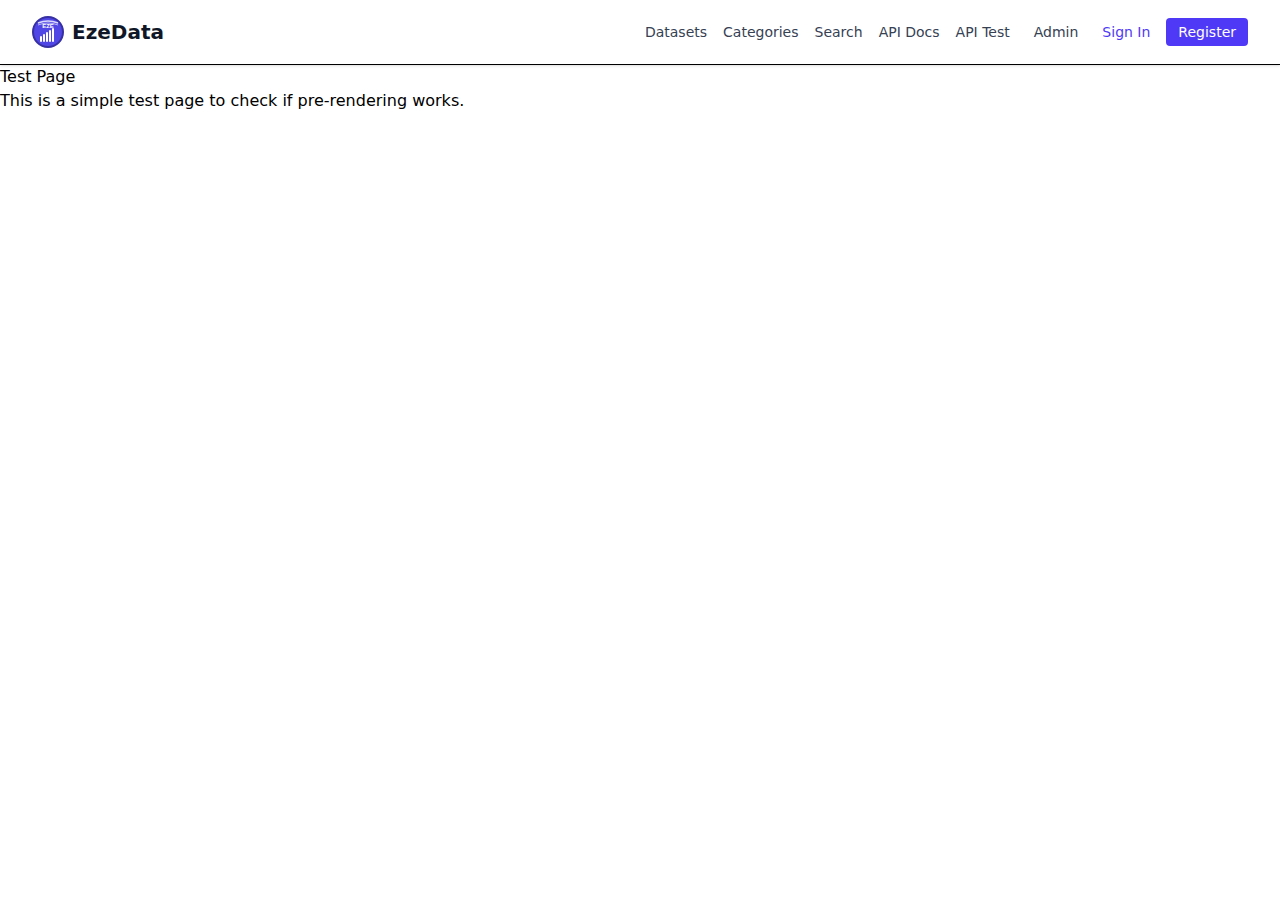
<file: test.html>
<!doctype html>
<html lang="en">
	<head>
		<meta charset="utf-8" />
		<meta name="viewport" content="width=device-width, initial-scale=1" />
		
		<link href="./_app/immutable/assets/0.KDZTQfIH.css" rel="stylesheet">
		<link rel="modulepreload" href="./_app/immutable/entry/start.ChX3lyA3.js">
		<link rel="modulepreload" href="./_app/immutable/chunks/CUCpT_Q-.js">
		<link rel="modulepreload" href="./_app/immutable/chunks/ChZCaD_0.js">
		<link rel="modulepreload" href="./_app/immutable/chunks/BYlZn5Gg.js">
		<link rel="modulepreload" href="./_app/immutable/chunks/DDMNtiwy.js">
		<link rel="modulepreload" href="./_app/immutable/chunks/BlfM1jRo.js">
		<link rel="modulepreload" href="./_app/immutable/chunks/nB7D_Bx5.js">
		<link rel="modulepreload" href="./_app/immutable/entry/app.YqRwibNI.js">
		<link rel="modulepreload" href="./_app/immutable/chunks/PPVm8Dsz.js">
		<link rel="modulepreload" href="./_app/immutable/chunks/DsnmJJEf.js">
		<link rel="modulepreload" href="./_app/immutable/chunks/hdWpqC_S.js">
		<link rel="modulepreload" href="./_app/immutable/chunks/Cv1_MIr9.js">
		<link rel="modulepreload" href="./_app/immutable/nodes/0.ChOUm-Nl.js">
		<link rel="modulepreload" href="./_app/immutable/chunks/5tjEvnQD.js">
		<link rel="modulepreload" href="./_app/immutable/chunks/BPD30_7i.js">
		<link rel="modulepreload" href="./_app/immutable/nodes/13.4uYwRLKl.js">
		<link rel="modulepreload" href="./_app/immutable/chunks/CpiR2zBc.js">
		<link rel="modulepreload" href="./_app/env.js"><!--[--><link rel="icon" href="[data-uri]"/><!--]--><!--[--><!--]--><title>Test Page</title>
	</head>
	<body data-sveltekit-preload-data="hover">
		<div style="display: contents"><!--[--><!--[--><!----><nav class="border-b bg-white shadow-sm"><div class="mx-auto max-w-7xl px-4 sm:px-6 lg:px-8"><div class="flex h-16 justify-between"><div class="flex items-center"><a href="/" class="flex flex-shrink-0 items-center"><img class="h-8 w-8" src="[data-uri]" alt="EzeData"/> <span class="ml-2 text-xl font-bold text-gray-900">EzeData</span></a></div> <div class="flex items-center space-x-6"><nav class="hidden md:flex space-x-4"><a href="/datasets" class="text-sm font-medium text-gray-700 hover:text-gray-900">Datasets</a> <a href="/categories" class="text-sm font-medium text-gray-700 hover:text-gray-900">Categories</a> <a href="/search" class="text-sm font-medium text-gray-700 hover:text-gray-900">Search</a> <a href="/api" class="text-sm font-medium text-gray-700 hover:text-gray-900">API Docs</a> <a href="/api-test" class="text-sm font-medium text-gray-700 hover:text-gray-900">API Test</a></nav> <a href="/admin" class="text-sm font-medium text-gray-700 hover:text-gray-900">Admin</a> <!--[--><div class="h-8 w-20 animate-pulse rounded bg-gray-200"></div><!--]--><!----></div></div></div></nav> <main><!----><h1>Test Page</h1> <p>This is a simple test page to check if pre-rendering works.</p><!----><!----></main><!----><!--]--> <!--[!--><!--]--><!--]-->
			
			<script>
				{
					__sveltekit_do2sc3 = {
						base: new URL(".", location).pathname.slice(0, -1),
						env: null
					};

					const element = document.currentScript.parentElement;

					import("./_app/env.js").then(({ env }) => {
						__sveltekit_do2sc3.env = env;

						Promise.all([
							import("./_app/immutable/entry/start.ChX3lyA3.js"),
							import("./_app/immutable/entry/app.YqRwibNI.js")
						]).then(([kit, app]) => {
							kit.start(app, element, {
									node_ids: [0, 13],
									data: [null,null],
									form: null,
									error: null
								});
						});
					});
				}
			</script>
		</div>
	</body>
</html>
</file>
<file: _app/immutable/assets/0.KDZTQfIH.css>
/*! tailwindcss v4.1.14 | MIT License | https://tailwindcss.com */@layer properties{@supports (((-webkit-hyphens:none)) and (not (margin-trim:inline))) or ((-moz-orient:inline) and (not (color:rgb(from red r g b)))){*,:before,:after,::backdrop{--tw-space-y-reverse:0;--tw-space-x-reverse:0;--tw-border-style:solid;--tw-gradient-position:initial;--tw-gradient-from:#0000;--tw-gradient-via:#0000;--tw-gradient-to:#0000;--tw-gradient-stops:initial;--tw-gradient-via-stops:initial;--tw-gradient-from-position:0%;--tw-gradient-via-position:50%;--tw-gradient-to-position:100%;--tw-font-weight:initial;--tw-shadow:0 0 #0000;--tw-shadow-color:initial;--tw-shadow-alpha:100%;--tw-inset-shadow:0 0 #0000;--tw-inset-shadow-color:initial;--tw-inset-shadow-alpha:100%;--tw-ring-color:initial;--tw-ring-shadow:0 0 #0000;--tw-inset-ring-color:initial;--tw-inset-ring-shadow:0 0 #0000;--tw-ring-inset:initial;--tw-ring-offset-width:0px;--tw-ring-offset-color:#fff;--tw-ring-offset-shadow:0 0 #0000;--tw-blur:initial;--tw-brightness:initial;--tw-contrast:initial;--tw-grayscale:initial;--tw-hue-rotate:initial;--tw-invert:initial;--tw-opacity:initial;--tw-saturate:initial;--tw-sepia:initial;--tw-drop-shadow:initial;--tw-drop-shadow-color:initial;--tw-drop-shadow-alpha:100%;--tw-drop-shadow-size:initial}}}@layer theme{:root,:host{--font-sans:ui-sans-serif,system-ui,sans-serif,"Apple Color Emoji","Segoe UI Emoji","Segoe UI Symbol","Noto Color Emoji";--font-mono:ui-monospace,SFMono-Regular,Menlo,Monaco,Consolas,"Liberation Mono","Courier New",monospace;--color-red-50:oklch(97.1% .013 17.38);--color-red-100:oklch(93.6% .032 17.717);--color-red-200:oklch(88.5% .062 18.334);--color-red-400:oklch(70.4% .191 22.216);--color-red-600:oklch(57.7% .245 27.325);--color-red-700:oklch(50.5% .213 27.518);--color-red-800:oklch(44.4% .177 26.899);--color-yellow-50:oklch(98.7% .026 102.212);--color-yellow-200:oklch(94.5% .129 101.54);--color-yellow-800:oklch(47.6% .114 61.907);--color-green-50:oklch(98.2% .018 155.826);--color-green-100:oklch(96.2% .044 156.743);--color-green-200:oklch(92.5% .084 155.995);--color-green-400:oklch(79.2% .209 151.711);--color-green-700:oklch(52.7% .154 150.069);--color-green-800:oklch(44.8% .119 151.328);--color-blue-50:oklch(97% .014 254.604);--color-blue-100:oklch(93.2% .032 255.585);--color-blue-200:oklch(88.2% .059 254.128);--color-blue-400:oklch(70.7% .165 254.624);--color-blue-700:oklch(48.8% .243 264.376);--color-blue-800:oklch(42.4% .199 265.638);--color-indigo-50:oklch(96.2% .018 272.314);--color-indigo-100:oklch(93% .034 272.788);--color-indigo-200:oklch(87% .065 274.039);--color-indigo-300:oklch(78.5% .115 274.713);--color-indigo-500:oklch(58.5% .233 277.117);--color-indigo-600:oklch(51.1% .262 276.966);--color-indigo-700:oklch(45.7% .24 277.023);--color-indigo-800:oklch(39.8% .195 277.366);--color-indigo-900:oklch(35.9% .144 278.697);--color-gray-50:oklch(98.5% .002 247.839);--color-gray-100:oklch(96.7% .003 264.542);--color-gray-200:oklch(92.8% .006 264.531);--color-gray-300:oklch(87.2% .01 258.338);--color-gray-400:oklch(70.7% .022 261.325);--color-gray-500:oklch(55.1% .027 264.364);--color-gray-600:oklch(44.6% .03 256.802);--color-gray-700:oklch(37.3% .034 259.733);--color-gray-800:oklch(27.8% .033 256.848);--color-gray-900:oklch(21% .034 264.665);--color-white:#fff;--spacing:.25rem;--container-md:28rem;--container-2xl:42rem;--container-3xl:48rem;--container-7xl:80rem;--text-xs:.75rem;--text-xs--line-height:calc(1/.75);--text-sm:.875rem;--text-sm--line-height:calc(1.25/.875);--text-base:1rem;--text-base--line-height: 1.5 ;--text-lg:1.125rem;--text-lg--line-height:calc(1.75/1.125);--text-xl:1.25rem;--text-xl--line-height:calc(1.75/1.25);--text-2xl:1.5rem;--text-2xl--line-height:calc(2/1.5);--text-3xl:1.875rem;--text-3xl--line-height: 1.2 ;--text-4xl:2.25rem;--text-4xl--line-height:calc(2.5/2.25);--text-5xl:3rem;--text-5xl--line-height:1;--text-6xl:3.75rem;--text-6xl--line-height:1;--font-weight-medium:500;--font-weight-semibold:600;--font-weight-bold:700;--font-weight-extrabold:800;--radius-md:.375rem;--radius-lg:.5rem;--animate-spin:spin 1s linear infinite;--animate-pulse:pulse 2s cubic-bezier(.4,0,.6,1)infinite;--default-transition-duration:.15s;--default-transition-timing-function:cubic-bezier(.4,0,.2,1);--default-font-family:var(--font-sans);--default-mono-font-family:var(--font-mono)}}@layer base{*,:after,:before,::backdrop{box-sizing:border-box;border:0 solid;margin:0;padding:0}::file-selector-button{box-sizing:border-box;border:0 solid;margin:0;padding:0}html,:host{-webkit-text-size-adjust:100%;tab-size:4;line-height:1.5;font-family:var(--default-font-family,ui-sans-serif,system-ui,sans-serif,"Apple Color Emoji","Segoe UI Emoji","Segoe UI Symbol","Noto Color Emoji");font-feature-settings:var(--default-font-feature-settings,normal);font-variation-settings:var(--default-font-variation-settings,normal);-webkit-tap-highlight-color:transparent}hr{height:0;color:inherit;border-top-width:1px}abbr:where([title]){-webkit-text-decoration:underline dotted;text-decoration:underline dotted}h1,h2,h3,h4,h5,h6{font-size:inherit;font-weight:inherit}a{color:inherit;-webkit-text-decoration:inherit;text-decoration:inherit}b,strong{font-weight:bolder}code,kbd,samp,pre{font-family:var(--default-mono-font-family,ui-monospace,SFMono-Regular,Menlo,Monaco,Consolas,"Liberation Mono","Courier New",monospace);font-feature-settings:var(--default-mono-font-feature-settings,normal);font-variation-settings:var(--default-mono-font-variation-settings,normal);font-size:1em}small{font-size:80%}sub,sup{vertical-align:baseline;font-size:75%;line-height:0;position:relative}sub{bottom:-.25em}sup{top:-.5em}table{text-indent:0;border-color:inherit;border-collapse:collapse}:-moz-focusring{outline:auto}progress{vertical-align:baseline}summary{display:list-item}ol,ul,menu{list-style:none}img,svg,video,canvas,audio,iframe,embed,object{vertical-align:middle;display:block}img,video{max-width:100%;height:auto}button,input,select,optgroup,textarea{font:inherit;font-feature-settings:inherit;font-variation-settings:inherit;letter-spacing:inherit;color:inherit;opacity:1;background-color:#0000;border-radius:0}::file-selector-button{font:inherit;font-feature-settings:inherit;font-variation-settings:inherit;letter-spacing:inherit;color:inherit;opacity:1;background-color:#0000;border-radius:0}:where(select:is([multiple],[size])) optgroup{font-weight:bolder}:where(select:is([multiple],[size])) optgroup option{padding-inline-start:20px}::file-selector-button{margin-inline-end:4px}::placeholder{opacity:1}@supports (not ((-webkit-appearance:-apple-pay-button))) or (contain-intrinsic-size:1px){::placeholder{color:currentColor}@supports (color:color-mix(in lab,red,red)){::placeholder{color:color-mix(in oklab,currentcolor 50%,transparent)}}}textarea{resize:vertical}::-webkit-search-decoration{-webkit-appearance:none}::-webkit-date-and-time-value{min-height:1lh;text-align:inherit}::-webkit-datetime-edit{padding-block:0}::-webkit-datetime-edit-year-field{padding-block:0}::-webkit-datetime-edit-month-field{padding-block:0}::-webkit-datetime-edit-day-field{padding-block:0}::-webkit-datetime-edit-hour-field{padding-block:0}::-webkit-datetime-edit-minute-field{padding-block:0}::-webkit-datetime-edit-second-field{padding-block:0}::-webkit-datetime-edit-millisecond-field{padding-block:0}::-webkit-datetime-edit-meridiem-field{padding-block:0}::-webkit-calendar-picker-indicator{line-height:1}:-moz-ui-invalid{box-shadow:none}button,input:where([type=button],[type=reset],[type=submit]){appearance:button}::file-selector-button{appearance:button}::-webkit-inner-spin-button{height:auto}::-webkit-outer-spin-button{height:auto}[hidden]:where(:not([hidden=until-found])){display:none!important}[type=text],input:where(:not([type])),[type=email],[type=url],[type=password],[type=number],[type=date],[type=datetime-local],[type=month],[type=search],[type=tel],[type=time],[type=week],[multiple],textarea,select{appearance:none;--tw-shadow:0 0 #0000;background-color:#fff;border-width:1px;border-color:#6a7282;border-radius:0;padding:.5rem .75rem;font-size:1rem;line-height:1.5rem}:is([type=text],input:where(:not([type])),[type=email],[type=url],[type=password],[type=number],[type=date],[type=datetime-local],[type=month],[type=search],[type=tel],[type=time],[type=week],[multiple],textarea,select):focus{outline-offset:2px;--tw-ring-inset:var(--tw-empty, );--tw-ring-offset-width:0px;--tw-ring-offset-color:#fff;--tw-ring-color:oklch(54.6% .245 262.881);--tw-ring-offset-shadow:var(--tw-ring-inset)0 0 0 var(--tw-ring-offset-width)var(--tw-ring-offset-color);--tw-ring-shadow:var(--tw-ring-inset)0 0 0 calc(1px + var(--tw-ring-offset-width))var(--tw-ring-color);box-shadow:var(--tw-ring-offset-shadow),var(--tw-ring-shadow),var(--tw-shadow);border-color:#155dfc;outline:2px solid #0000}input::placeholder,textarea::placeholder{color:#6a7282;opacity:1}::-webkit-datetime-edit-fields-wrapper{padding:0}::-webkit-date-and-time-value{min-height:1.5em}::-webkit-date-and-time-value{text-align:inherit}::-webkit-datetime-edit{display:inline-flex}::-webkit-datetime-edit{padding-top:0;padding-bottom:0}::-webkit-datetime-edit-year-field{padding-top:0;padding-bottom:0}::-webkit-datetime-edit-month-field{padding-top:0;padding-bottom:0}::-webkit-datetime-edit-day-field{padding-top:0;padding-bottom:0}::-webkit-datetime-edit-hour-field{padding-top:0;padding-bottom:0}::-webkit-datetime-edit-minute-field{padding-top:0;padding-bottom:0}::-webkit-datetime-edit-second-field{padding-top:0;padding-bottom:0}::-webkit-datetime-edit-millisecond-field{padding-top:0;padding-bottom:0}::-webkit-datetime-edit-meridiem-field{padding-top:0;padding-bottom:0}select{-webkit-print-color-adjust:exact;print-color-adjust:exact;background-image:url("data:image/svg+xml,%3csvg xmlns='http://www.w3.org/2000/svg' fill='none' viewBox='0 0 20 20'%3e%3cpath stroke='oklch(55.1%25 0.027 264.364)' stroke-linecap='round' stroke-linejoin='round' stroke-width='1.5' d='M6 8l4 4 4-4'/%3e%3c/svg%3e");background-position:right .5rem center;background-repeat:no-repeat;background-size:1.5em 1.5em;padding-right:2.5rem}[multiple],[size]:where(select:not([size="1"])){background-image:initial;background-position:initial;background-repeat:unset;background-size:initial;-webkit-print-color-adjust:unset;print-color-adjust:unset;padding-right:.75rem}[type=checkbox],[type=radio]{appearance:none;-webkit-print-color-adjust:exact;print-color-adjust:exact;vertical-align:middle;-webkit-user-select:none;user-select:none;color:#155dfc;--tw-shadow:0 0 #0000;background-color:#fff;background-origin:border-box;border-width:1px;border-color:#6a7282;flex-shrink:0;width:1rem;height:1rem;padding:0;display:inline-block}[type=checkbox]{border-radius:0}[type=radio]{border-radius:100%}[type=checkbox]:focus,[type=radio]:focus{outline-offset:2px;--tw-ring-inset:var(--tw-empty, );--tw-ring-offset-width:2px;--tw-ring-offset-color:#fff;--tw-ring-color:oklch(54.6% .245 262.881);--tw-ring-offset-shadow:var(--tw-ring-inset)0 0 0 var(--tw-ring-offset-width)var(--tw-ring-offset-color);--tw-ring-shadow:var(--tw-ring-inset)0 0 0 calc(2px + var(--tw-ring-offset-width))var(--tw-ring-color);box-shadow:var(--tw-ring-offset-shadow),var(--tw-ring-shadow),var(--tw-shadow);outline:2px solid #0000}[type=checkbox]:checked,[type=radio]:checked{background-color:currentColor;background-position:50%;background-repeat:no-repeat;background-size:100% 100%;border-color:#0000}[type=checkbox]:checked{background-image:url("data:image/svg+xml,%3csvg viewBox='0 0 16 16' fill='white' xmlns='http://www.w3.org/2000/svg'%3e%3cpath d='M12.207 4.793a1 1 0 010 1.414l-5 5a1 1 0 01-1.414 0l-2-2a1 1 0 011.414-1.414L6.5 9.086l4.293-4.293a1 1 0 011.414 0z'/%3e%3c/svg%3e")}@media (forced-colors:active){[type=checkbox]:checked{appearance:auto}}[type=radio]:checked{background-image:url("data:image/svg+xml,%3csvg viewBox='0 0 16 16' fill='white' xmlns='http://www.w3.org/2000/svg'%3e%3ccircle cx='8' cy='8' r='3'/%3e%3c/svg%3e")}@media (forced-colors:active){[type=radio]:checked{appearance:auto}}[type=checkbox]:checked:hover,[type=checkbox]:checked:focus,[type=radio]:checked:hover,[type=radio]:checked:focus{background-color:currentColor;border-color:#0000}[type=checkbox]:indeterminate{background-color:currentColor;background-image:url("data:image/svg+xml,%3csvg xmlns='http://www.w3.org/2000/svg' fill='none' viewBox='0 0 16 16'%3e%3cpath stroke='white' stroke-linecap='round' stroke-linejoin='round' stroke-width='2' d='M4 8h8'/%3e%3c/svg%3e");background-position:50%;background-repeat:no-repeat;background-size:100% 100%;border-color:#0000}@media (forced-colors:active){[type=checkbox]:indeterminate{appearance:auto}}[type=checkbox]:indeterminate:hover,[type=checkbox]:indeterminate:focus{background-color:currentColor;border-color:#0000}[type=file]{background:unset;border-color:inherit;font-size:unset;line-height:inherit;border-width:0;border-radius:0;padding:0}[type=file]:focus{outline:1px solid buttontext;outline:1px auto -webkit-focus-ring-color}}@layer components;@layer utilities{.sr-only{clip-path:inset(50%);white-space:nowrap;border-width:0;width:1px;height:1px;margin:-1px;padding:0;position:absolute;overflow:hidden}.fixed{position:fixed}.relative{position:relative}.static{position:static}.inset-0{inset:calc(var(--spacing)*0)}.top-20{top:calc(var(--spacing)*20)}.z-50{z-index:50}.mx-auto{margin-inline:auto}.mt-1{margin-top:calc(var(--spacing)*1)}.mt-2{margin-top:calc(var(--spacing)*2)}.mt-3{margin-top:calc(var(--spacing)*3)}.mt-4{margin-top:calc(var(--spacing)*4)}.mt-6{margin-top:calc(var(--spacing)*6)}.mt-8{margin-top:calc(var(--spacing)*8)}.mt-12{margin-top:calc(var(--spacing)*12)}.mt-16{margin-top:calc(var(--spacing)*16)}.mr-1{margin-right:calc(var(--spacing)*1)}.mr-2{margin-right:calc(var(--spacing)*2)}.mr-3{margin-right:calc(var(--spacing)*3)}.mb-2{margin-bottom:calc(var(--spacing)*2)}.mb-3{margin-bottom:calc(var(--spacing)*3)}.mb-4{margin-bottom:calc(var(--spacing)*4)}.mb-6{margin-bottom:calc(var(--spacing)*6)}.mb-8{margin-bottom:calc(var(--spacing)*8)}.mb-12{margin-bottom:calc(var(--spacing)*12)}.-ml-1{margin-left:calc(var(--spacing)*-1)}.ml-2{margin-left:calc(var(--spacing)*2)}.ml-3{margin-left:calc(var(--spacing)*3)}.ml-4{margin-left:calc(var(--spacing)*4)}.ml-6{margin-left:calc(var(--spacing)*6)}.line-clamp-3{-webkit-line-clamp:3;-webkit-box-orient:vertical;display:-webkit-box;overflow:hidden}.block{display:block}.contents{display:contents}.flex{display:flex}.grid{display:grid}.hidden{display:none}.inline{display:inline}.inline-flex{display:inline-flex}.table{display:table}.h-4{height:calc(var(--spacing)*4)}.h-5{height:calc(var(--spacing)*5)}.h-6{height:calc(var(--spacing)*6)}.h-8{height:calc(var(--spacing)*8)}.h-12{height:calc(var(--spacing)*12)}.h-16{height:calc(var(--spacing)*16)}.h-32{height:calc(var(--spacing)*32)}.h-64{height:calc(var(--spacing)*64)}.h-full{height:100%}.max-h-32{max-height:calc(var(--spacing)*32)}.max-h-96{max-height:calc(var(--spacing)*96)}.min-h-screen{min-height:100vh}.w-4{width:calc(var(--spacing)*4)}.w-5{width:calc(var(--spacing)*5)}.w-6{width:calc(var(--spacing)*6)}.w-8{width:calc(var(--spacing)*8)}.w-12{width:calc(var(--spacing)*12)}.w-20{width:calc(var(--spacing)*20)}.w-96{width:calc(var(--spacing)*96)}.w-full{width:100%}.max-w-2xl{max-width:var(--container-2xl)}.max-w-7xl{max-width:var(--container-7xl)}.max-w-md{max-width:var(--container-md)}.flex-1{flex:1}.flex-shrink-0{flex-shrink:0}.animate-pulse{animation:var(--animate-pulse)}.animate-spin{animation:var(--animate-spin)}.cursor-pointer{cursor:pointer}.appearance-none{appearance:none}.grid-cols-1{grid-template-columns:repeat(1,minmax(0,1fr))}.flex-col{flex-direction:column}.flex-wrap{flex-wrap:wrap}.items-center{align-items:center}.items-end{align-items:flex-end}.items-start{align-items:flex-start}.justify-between{justify-content:space-between}.justify-center{justify-content:center}.justify-end{justify-content:flex-end}.gap-1{gap:calc(var(--spacing)*1)}.gap-2{gap:calc(var(--spacing)*2)}.gap-4{gap:calc(var(--spacing)*4)}.gap-6{gap:calc(var(--spacing)*6)}.gap-8{gap:calc(var(--spacing)*8)}:where(.-space-y-px>:not(:last-child)){--tw-space-y-reverse:0;margin-block-start:calc(-1px*var(--tw-space-y-reverse));margin-block-end:calc(-1px*calc(1 - var(--tw-space-y-reverse)))}:where(.space-y-2>:not(:last-child)){--tw-space-y-reverse:0;margin-block-start:calc(calc(var(--spacing)*2)*var(--tw-space-y-reverse));margin-block-end:calc(calc(var(--spacing)*2)*calc(1 - var(--tw-space-y-reverse)))}:where(.space-y-3>:not(:last-child)){--tw-space-y-reverse:0;margin-block-start:calc(calc(var(--spacing)*3)*var(--tw-space-y-reverse));margin-block-end:calc(calc(var(--spacing)*3)*calc(1 - var(--tw-space-y-reverse)))}:where(.space-y-4>:not(:last-child)){--tw-space-y-reverse:0;margin-block-start:calc(calc(var(--spacing)*4)*var(--tw-space-y-reverse));margin-block-end:calc(calc(var(--spacing)*4)*calc(1 - var(--tw-space-y-reverse)))}:where(.space-y-6>:not(:last-child)){--tw-space-y-reverse:0;margin-block-start:calc(calc(var(--spacing)*6)*var(--tw-space-y-reverse));margin-block-end:calc(calc(var(--spacing)*6)*calc(1 - var(--tw-space-y-reverse)))}:where(.space-y-8>:not(:last-child)){--tw-space-y-reverse:0;margin-block-start:calc(calc(var(--spacing)*8)*var(--tw-space-y-reverse));margin-block-end:calc(calc(var(--spacing)*8)*calc(1 - var(--tw-space-y-reverse)))}:where(.space-x-2>:not(:last-child)){--tw-space-x-reverse:0;margin-inline-start:calc(calc(var(--spacing)*2)*var(--tw-space-x-reverse));margin-inline-end:calc(calc(var(--spacing)*2)*calc(1 - var(--tw-space-x-reverse)))}:where(.space-x-3>:not(:last-child)){--tw-space-x-reverse:0;margin-inline-start:calc(calc(var(--spacing)*3)*var(--tw-space-x-reverse));margin-inline-end:calc(calc(var(--spacing)*3)*calc(1 - var(--tw-space-x-reverse)))}:where(.space-x-4>:not(:last-child)){--tw-space-x-reverse:0;margin-inline-start:calc(calc(var(--spacing)*4)*var(--tw-space-x-reverse));margin-inline-end:calc(calc(var(--spacing)*4)*calc(1 - var(--tw-space-x-reverse)))}:where(.space-x-6>:not(:last-child)){--tw-space-x-reverse:0;margin-inline-start:calc(calc(var(--spacing)*6)*var(--tw-space-x-reverse));margin-inline-end:calc(calc(var(--spacing)*6)*calc(1 - var(--tw-space-x-reverse)))}.overflow-hidden{overflow:hidden}.overflow-y-auto{overflow-y:auto}.rounded{border-radius:.25rem}.rounded-full{border-radius:3.40282e38px}.rounded-lg{border-radius:var(--radius-lg)}.rounded-md{border-radius:var(--radius-md)}.rounded-none{border-radius:0}.rounded-t-md{border-top-left-radius:var(--radius-md);border-top-right-radius:var(--radius-md)}.rounded-b-md{border-bottom-right-radius:var(--radius-md);border-bottom-left-radius:var(--radius-md)}.border{border-style:var(--tw-border-style);border-width:1px}.border-b{border-bottom-style:var(--tw-border-style);border-bottom-width:1px}.border-b-2{border-bottom-style:var(--tw-border-style);border-bottom-width:2px}.border-blue-200{border-color:var(--color-blue-200)}.border-gray-200{border-color:var(--color-gray-200)}.border-gray-300{border-color:var(--color-gray-300)}.border-green-200{border-color:var(--color-green-200)}.border-indigo-200{border-color:var(--color-indigo-200)}.border-indigo-300{border-color:var(--color-indigo-300)}.border-indigo-500{border-color:var(--color-indigo-500)}.border-indigo-600{border-color:var(--color-indigo-600)}.border-red-200{border-color:var(--color-red-200)}.border-transparent{border-color:#0000}.border-yellow-200{border-color:var(--color-yellow-200)}.bg-blue-50{background-color:var(--color-blue-50)}.bg-blue-100{background-color:var(--color-blue-100)}.bg-gray-50{background-color:var(--color-gray-50)}.bg-gray-100{background-color:var(--color-gray-100)}.bg-gray-200{background-color:var(--color-gray-200)}.bg-gray-600{background-color:var(--color-gray-600)}.bg-green-50{background-color:var(--color-green-50)}.bg-green-100{background-color:var(--color-green-100)}.bg-indigo-50{background-color:var(--color-indigo-50)}.bg-indigo-100{background-color:var(--color-indigo-100)}.bg-indigo-600{background-color:var(--color-indigo-600)}.bg-red-50{background-color:var(--color-red-50)}.bg-red-100{background-color:var(--color-red-100)}.bg-red-600{background-color:var(--color-red-600)}.bg-white{background-color:var(--color-white)}.bg-yellow-50{background-color:var(--color-yellow-50)}.bg-yellow-200{background-color:var(--color-yellow-200)}.bg-gradient-to-br{--tw-gradient-position:to bottom right in oklab;background-image:linear-gradient(var(--tw-gradient-stops))}.from-indigo-50{--tw-gradient-from:var(--color-indigo-50);--tw-gradient-stops:var(--tw-gradient-via-stops,var(--tw-gradient-position),var(--tw-gradient-from)var(--tw-gradient-from-position),var(--tw-gradient-to)var(--tw-gradient-to-position))}.to-white{--tw-gradient-to:var(--color-white);--tw-gradient-stops:var(--tw-gradient-via-stops,var(--tw-gradient-position),var(--tw-gradient-from)var(--tw-gradient-from-position),var(--tw-gradient-to)var(--tw-gradient-to-position))}.p-2{padding:calc(var(--spacing)*2)}.p-3{padding:calc(var(--spacing)*3)}.p-4{padding:calc(var(--spacing)*4)}.p-5{padding:calc(var(--spacing)*5)}.p-6{padding:calc(var(--spacing)*6)}.p-8{padding:calc(var(--spacing)*8)}.px-2{padding-inline:calc(var(--spacing)*2)}.px-2\.5{padding-inline:calc(var(--spacing)*2.5)}.px-3{padding-inline:calc(var(--spacing)*3)}.px-4{padding-inline:calc(var(--spacing)*4)}.px-6{padding-inline:calc(var(--spacing)*6)}.py-0\.5{padding-block:calc(var(--spacing)*.5)}.py-1{padding-block:calc(var(--spacing)*1)}.py-2{padding-block:calc(var(--spacing)*2)}.py-3{padding-block:calc(var(--spacing)*3)}.py-4{padding-block:calc(var(--spacing)*4)}.py-8{padding-block:calc(var(--spacing)*8)}.py-12{padding-block:calc(var(--spacing)*12)}.text-center{text-align:center}.text-right{text-align:right}.font-mono{font-family:var(--font-mono)}.text-2xl{font-size:var(--text-2xl);line-height:var(--tw-leading,var(--text-2xl--line-height))}.text-3xl{font-size:var(--text-3xl);line-height:var(--tw-leading,var(--text-3xl--line-height))}.text-4xl{font-size:var(--text-4xl);line-height:var(--tw-leading,var(--text-4xl--line-height))}.text-base{font-size:var(--text-base);line-height:var(--tw-leading,var(--text-base--line-height))}.text-lg{font-size:var(--text-lg);line-height:var(--tw-leading,var(--text-lg--line-height))}.text-sm{font-size:var(--text-sm);line-height:var(--tw-leading,var(--text-sm--line-height))}.text-xl{font-size:var(--text-xl);line-height:var(--tw-leading,var(--text-xl--line-height))}.text-xs{font-size:var(--text-xs);line-height:var(--tw-leading,var(--text-xs--line-height))}.font-bold{--tw-font-weight:var(--font-weight-bold);font-weight:var(--font-weight-bold)}.font-extrabold{--tw-font-weight:var(--font-weight-extrabold);font-weight:var(--font-weight-extrabold)}.font-medium{--tw-font-weight:var(--font-weight-medium);font-weight:var(--font-weight-medium)}.font-semibold{--tw-font-weight:var(--font-weight-semibold);font-weight:var(--font-weight-semibold)}.text-blue-400{color:var(--color-blue-400)}.text-blue-700{color:var(--color-blue-700)}.text-blue-800{color:var(--color-blue-800)}.text-gray-400{color:var(--color-gray-400)}.text-gray-500{color:var(--color-gray-500)}.text-gray-600{color:var(--color-gray-600)}.text-gray-700{color:var(--color-gray-700)}.text-gray-800{color:var(--color-gray-800)}.text-gray-900{color:var(--color-gray-900)}.text-green-400{color:var(--color-green-400)}.text-green-700{color:var(--color-green-700)}.text-green-800{color:var(--color-green-800)}.text-indigo-600{color:var(--color-indigo-600)}.text-indigo-700{color:var(--color-indigo-700)}.text-indigo-800{color:var(--color-indigo-800)}.text-indigo-900{color:var(--color-indigo-900)}.text-red-400{color:var(--color-red-400)}.text-red-700{color:var(--color-red-700)}.text-red-800{color:var(--color-red-800)}.text-white{color:var(--color-white)}.text-yellow-800{color:var(--color-yellow-800)}.capitalize{text-transform:capitalize}.placeholder-gray-500::placeholder{color:var(--color-gray-500)}.opacity-25{opacity:.25}.opacity-75{opacity:.75}.shadow{--tw-shadow:0 1px 3px 0 var(--tw-shadow-color,#0000001a),0 1px 2px -1px var(--tw-shadow-color,#0000001a);box-shadow:var(--tw-inset-shadow),var(--tw-inset-ring-shadow),var(--tw-ring-offset-shadow),var(--tw-ring-shadow),var(--tw-shadow)}.shadow-lg{--tw-shadow:0 10px 15px -3px var(--tw-shadow-color,#0000001a),0 4px 6px -4px var(--tw-shadow-color,#0000001a);box-shadow:var(--tw-inset-shadow),var(--tw-inset-ring-shadow),var(--tw-ring-offset-shadow),var(--tw-ring-shadow),var(--tw-shadow)}.shadow-sm{--tw-shadow:0 1px 3px 0 var(--tw-shadow-color,#0000001a),0 1px 2px -1px var(--tw-shadow-color,#0000001a);box-shadow:var(--tw-inset-shadow),var(--tw-inset-ring-shadow),var(--tw-ring-offset-shadow),var(--tw-ring-shadow),var(--tw-shadow)}.filter{filter:var(--tw-blur,)var(--tw-brightness,)var(--tw-contrast,)var(--tw-grayscale,)var(--tw-hue-rotate,)var(--tw-invert,)var(--tw-saturate,)var(--tw-sepia,)var(--tw-drop-shadow,)}.transition-colors{transition-property:color,background-color,border-color,outline-color,text-decoration-color,fill,stroke,--tw-gradient-from,--tw-gradient-via,--tw-gradient-to;transition-timing-function:var(--tw-ease,var(--default-transition-timing-function));transition-duration:var(--tw-duration,var(--default-transition-duration))}.transition-shadow{transition-property:box-shadow;transition-timing-function:var(--tw-ease,var(--default-transition-timing-function));transition-duration:var(--tw-duration,var(--default-transition-duration))}@media (hover:hover){.hover\:border-indigo-300:hover{border-color:var(--color-indigo-300)}.hover\:bg-gray-50:hover{background-color:var(--color-gray-50)}.hover\:bg-indigo-50:hover{background-color:var(--color-indigo-50)}.hover\:bg-indigo-700:hover{background-color:var(--color-indigo-700)}.hover\:bg-red-700:hover{background-color:var(--color-red-700)}.hover\:text-gray-600:hover{color:var(--color-gray-600)}.hover\:text-gray-700:hover{color:var(--color-gray-700)}.hover\:text-gray-900:hover{color:var(--color-gray-900)}.hover\:text-indigo-500:hover{color:var(--color-indigo-500)}.hover\:text-indigo-600:hover{color:var(--color-indigo-600)}.hover\:shadow-md:hover{--tw-shadow:0 4px 6px -1px var(--tw-shadow-color,#0000001a),0 2px 4px -2px var(--tw-shadow-color,#0000001a);box-shadow:var(--tw-inset-shadow),var(--tw-inset-ring-shadow),var(--tw-ring-offset-shadow),var(--tw-ring-shadow),var(--tw-shadow)}}.focus\:z-10:focus{z-index:10}.focus\:border-indigo-500:focus{border-color:var(--color-indigo-500)}.focus\:ring-2:focus{--tw-ring-shadow:var(--tw-ring-inset,)0 0 0 calc(2px + var(--tw-ring-offset-width))var(--tw-ring-color,currentcolor);box-shadow:var(--tw-inset-shadow),var(--tw-inset-ring-shadow),var(--tw-ring-offset-shadow),var(--tw-ring-shadow),var(--tw-shadow)}.focus\:ring-indigo-500:focus{--tw-ring-color:var(--color-indigo-500)}.focus\:ring-offset-2:focus{--tw-ring-offset-width:2px;--tw-ring-offset-shadow:var(--tw-ring-inset,)0 0 0 var(--tw-ring-offset-width)var(--tw-ring-offset-color)}.focus\:outline-none:focus{--tw-outline-style:none;outline-style:none}.disabled\:cursor-not-allowed:disabled{cursor:not-allowed}.disabled\:opacity-50:disabled{opacity:.5}@media (min-width:40rem){.sm\:grid-cols-2{grid-template-columns:repeat(2,minmax(0,1fr))}.sm\:flex-row{flex-direction:row}.sm\:px-6{padding-inline:calc(var(--spacing)*6)}.sm\:text-5xl{font-size:var(--text-5xl);line-height:var(--tw-leading,var(--text-5xl--line-height))}.sm\:text-lg{font-size:var(--text-lg);line-height:var(--tw-leading,var(--text-lg--line-height))}.sm\:text-sm{font-size:var(--text-sm);line-height:var(--tw-leading,var(--text-sm--line-height))}}@media (min-width:48rem){.md\:mt-5{margin-top:calc(var(--spacing)*5)}.md\:flex{display:flex}.md\:w-64{width:calc(var(--spacing)*64)}.md\:w-auto{width:auto}.md\:max-w-3xl{max-width:var(--container-3xl)}.md\:grid-cols-2{grid-template-columns:repeat(2,minmax(0,1fr))}.md\:grid-cols-4{grid-template-columns:repeat(4,minmax(0,1fr))}.md\:flex-row{flex-direction:row}.md\:text-6xl{font-size:var(--text-6xl);line-height:var(--tw-leading,var(--text-6xl--line-height))}.md\:text-xl{font-size:var(--text-xl);line-height:var(--tw-leading,var(--text-xl--line-height))}}@media (min-width:64rem){.lg\:grid-cols-2{grid-template-columns:repeat(2,minmax(0,1fr))}.lg\:grid-cols-3{grid-template-columns:repeat(3,minmax(0,1fr))}.lg\:grid-cols-4{grid-template-columns:repeat(4,minmax(0,1fr))}.lg\:px-8{padding-inline:calc(var(--spacing)*8)}}}@property --tw-space-y-reverse{syntax:"*";inherits:false;initial-value:0}@property --tw-space-x-reverse{syntax:"*";inherits:false;initial-value:0}@property --tw-border-style{syntax:"*";inherits:false;initial-value:solid}@property --tw-gradient-position{syntax:"*";inherits:false}@property --tw-gradient-from{syntax:"<color>";inherits:false;initial-value:#0000}@property --tw-gradient-via{syntax:"<color>";inherits:false;initial-value:#0000}@property --tw-gradient-to{syntax:"<color>";inherits:false;initial-value:#0000}@property --tw-gradient-stops{syntax:"*";inherits:false}@property --tw-gradient-via-stops{syntax:"*";inherits:false}@property --tw-gradient-from-position{syntax:"<length-percentage>";inherits:false;initial-value:0%}@property --tw-gradient-via-position{syntax:"<length-percentage>";inherits:false;initial-value:50%}@property --tw-gradient-to-position{syntax:"<length-percentage>";inherits:false;initial-value:100%}@property --tw-font-weight{syntax:"*";inherits:false}@property --tw-shadow{syntax:"*";inherits:false;initial-value:0 0 #0000}@property --tw-shadow-color{syntax:"*";inherits:false}@property --tw-shadow-alpha{syntax:"<percentage>";inherits:false;initial-value:100%}@property --tw-inset-shadow{syntax:"*";inherits:false;initial-value:0 0 #0000}@property --tw-inset-shadow-color{syntax:"*";inherits:false}@property --tw-inset-shadow-alpha{syntax:"<percentage>";inherits:false;initial-value:100%}@property --tw-ring-color{syntax:"*";inherits:false}@property --tw-ring-shadow{syntax:"*";inherits:false;initial-value:0 0 #0000}@property --tw-inset-ring-color{syntax:"*";inherits:false}@property --tw-inset-ring-shadow{syntax:"*";inherits:false;initial-value:0 0 #0000}@property --tw-ring-inset{syntax:"*";inherits:false}@property --tw-ring-offset-width{syntax:"<length>";inherits:false;initial-value:0}@property --tw-ring-offset-color{syntax:"*";inherits:false;initial-value:#fff}@property --tw-ring-offset-shadow{syntax:"*";inherits:false;initial-value:0 0 #0000}@property --tw-blur{syntax:"*";inherits:false}@property --tw-brightness{syntax:"*";inherits:false}@property --tw-contrast{syntax:"*";inherits:false}@property --tw-grayscale{syntax:"*";inherits:false}@property --tw-hue-rotate{syntax:"*";inherits:false}@property --tw-invert{syntax:"*";inherits:false}@property --tw-opacity{syntax:"*";inherits:false}@property --tw-saturate{syntax:"*";inherits:false}@property --tw-sepia{syntax:"*";inherits:false}@property --tw-drop-shadow{syntax:"*";inherits:false}@property --tw-drop-shadow-color{syntax:"*";inherits:false}@property --tw-drop-shadow-alpha{syntax:"<percentage>";inherits:false;initial-value:100%}@property --tw-drop-shadow-size{syntax:"*";inherits:false}@keyframes spin{to{transform:rotate(360deg)}}@keyframes pulse{50%{opacity:.5}}
</file>
